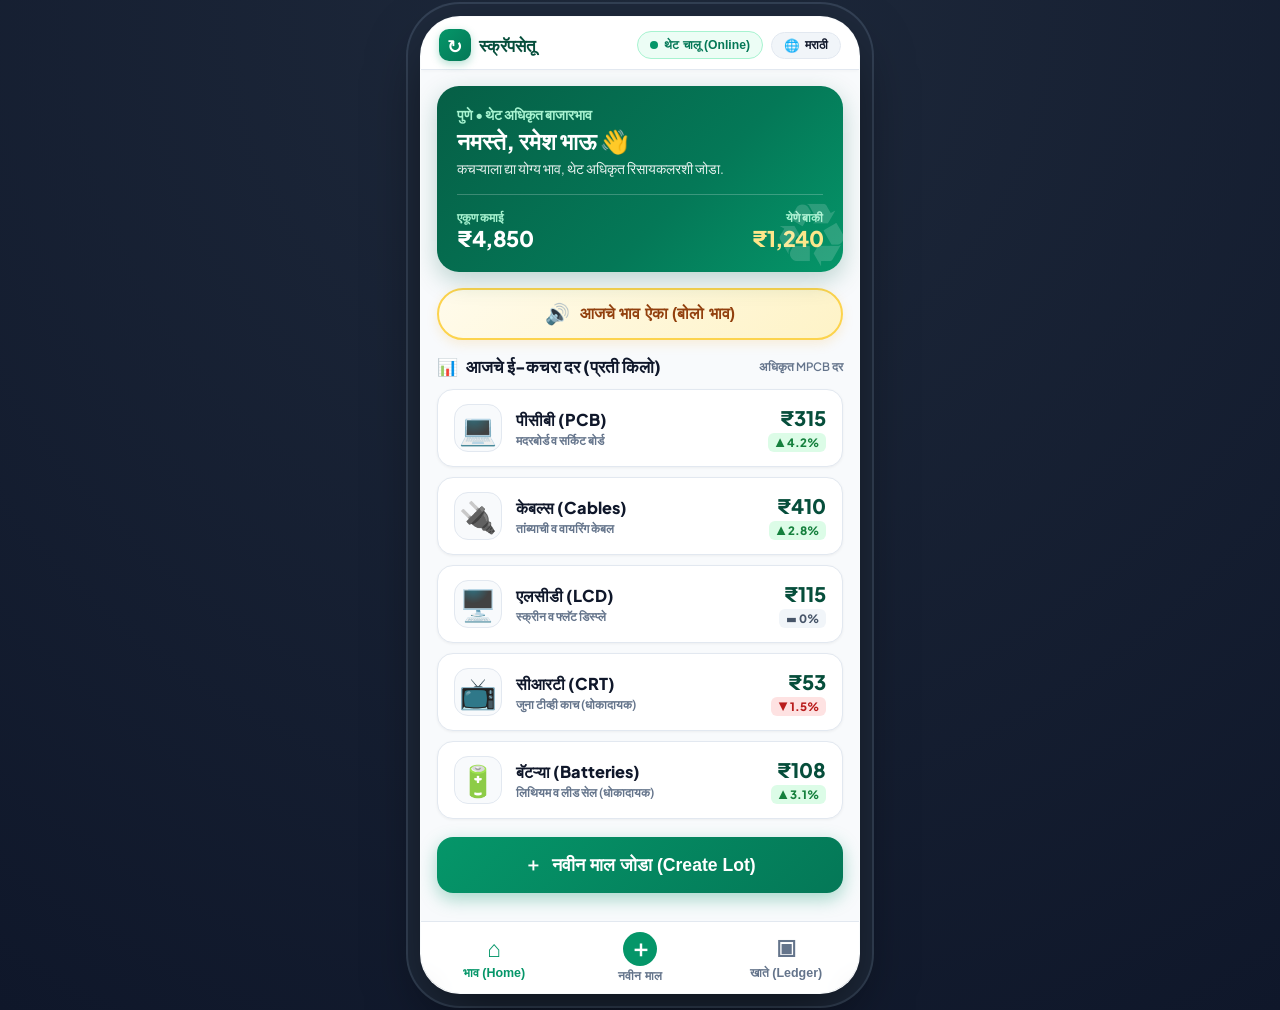
<file: apps/collector_app/index.html>
<!DOCTYPE html>
<html lang="mr">
<head>
  <meta charset="UTF-8">
  <meta name="viewport" content="width=device-width, initial-scale=1.0, maximum-scale=1.0, user-scalable=no">
  <meta name="theme-color" content="#059669">
  <title>ScrapSetu — Collector App</title>
  <link rel="preconnect" href="https://fonts.googleapis.com">
  <link rel="preconnect" href="https://fonts.gstatic.com" crossorigin>
  <link href="https://fonts.googleapis.com/css2?family=Plus+Jakarta+Sans:wght@400;500;600;700;800&family=JetBrains+Mono:wght@600;800&display=swap" rel="stylesheet">
  <link rel="stylesheet" href="style.css">
</head>
<body>

  <!-- MOBILE DEVICE SHELL -->
  <div class="mobile-device-frame">

    <!-- TOP SYSTEM STATUS & CONTROLS -->
    <header class="phone-top-notch">
      <div class="brand-badge">
        <span class="logo-icon">↻</span>
        <span id="collectorBrandName">स्क्रॅप<b>सेतू</b></span>
      </div>

      <div class="top-controls">
        <!-- OFFLINE / ONLINE TOGGLE (AIRPLANE MODE SIMULATION) -->
        <button id="networkToggleBtn" class="network-pill online" title="Toggle Offline / Online state">
          <span class="pulse-circle"></span>
          <span id="networkLabel">Live Online</span>
        </button>

        <!-- LANGUAGE SWITCHER BUTTON -->
        <button id="langSelectBtn" class="lang-pill" title="भाषा बदला">
          🌐 <span id="currentLangLabel">मराठी</span>
        </button>
      </div>
    </header>

    <!-- TOAST ALERT -->
    <div id="toastMessage" class="toast-msg"></div>

    <!-- MAIN APP SCREENS -->
    <main class="app-screen-container">

      <!-- ============================================== -->
      <!-- SCREEN 1: LANGUAGE SELECTION MODAL/SCREEN       -->
      <!-- ============================================== -->
      <section id="screen-language" class="screen">
        <div class="language-hero-box">
          <div style="font-size: 3rem; margin-bottom: 8px;">🗣️</div>
          <h2>आपली भाषा निवडा</h2>
          <p style="color: var(--text-muted); font-size: 0.9rem; margin-top: 4px;">
            Choose your preferred language / अपनी भाषा चुनें
          </p>

          <div class="lang-grid">
            <button class="lang-card-btn selected" data-lang="mr">
              <span>मराठी (महाराष्ट्र)</span>
              <span>✓</span>
            </button>
            <button class="lang-card-btn" data-lang="hi">
              <span>हिंदी (Hindi)</span>
              <span></span>
            </button>
            <button class="lang-card-btn" data-lang="en">
              <span>English (Default)</span>
              <span></span>
            </button>
          </div>

          <button id="btnConfirmLang" class="cta-create-btn" style="margin-top: 28px;">
            पुढे जा (Continue) →
          </button>
        </div>
      </section>

      <!-- ============================================== -->
      <!-- SCREEN 2: HOME / PRICE BOARD                   -->
      <!-- ============================================== -->
      <section id="screen-home" class="screen active">
        <!-- WELCOME HERO -->
        <div class="welcome-hero">
          <div style="font-size: 0.85rem; color: #a7f3d0; font-weight: 600;" id="txtGreetingSub">पुणे • थेट अधिकृत बाजारभाव</div>
          <h2 style="font-size: 1.45rem; font-weight: 800; margin-top: 2px;" id="txtGreeting">नमस्ते, रमेश भाऊ 👋</h2>
          <p style="font-size: 0.85rem; margin-top: 4px; opacity: 0.9;" id="txtHeroTag">कचऱ्याला द्या योग्य भाव, थेट अधिकृत रिसायकलरशी जोडा.</p>

          <div class="hero-stats-row">
            <div class="hero-stat-item">
              <span class="stat-sub" id="lblTotalEarned">एकूण कमाई</span>
              <span class="stat-val" id="valHomeTotal">₹4,850</span>
            </div>
            <div class="hero-stat-item" style="text-align: right;">
              <span class="stat-sub" id="lblPendingDues">येणे बाकी</span>
              <span class="stat-val" style="color: #fde68a;" id="valHomePending">₹1,240</span>
            </div>
          </div>
        </div>

        <!-- VOICE ASSISTANT: SPEAK TODAY'S RATES -->
        <button id="btnSpeakPrices" class="audio-voice-btn" type="button">
          <span style="font-size: 1.25rem;">🔊</span>
          <span id="txtSpeakRates">आजचे भाव ऐका (बोलो भाव)</span>
        </button>

        <!-- LIVE PRICE BOARD -->
        <div class="section-title-row">
          <div class="section-title">
            <span>📊</span>
            <span id="txtPriceBoardTitle">आजचे ई-कचरा दर (प्रती किलो)</span>
          </div>
          <span style="font-size: 0.72rem; color: var(--text-muted); font-weight: 600;" id="txtPriceSource">अधिकृत MPCB दर</span>
        </div>

        <div id="priceCardsContainer" class="price-cards-list">
          <!-- Populated dynamically from API / local fallback -->
        </div>

        <!-- PRIMARY CALL TO ACTION -->
        <button id="btnGoToCreateLot" class="cta-create-btn" type="button">
          <span>＋</span>
          <span id="txtBtnCreateLot">नवीन माल जोडा (Create Lot)</span>
        </button>
      </section>

      <!-- ============================================== -->
      <!-- SCREEN 3: CREATE LOT (CAMERA + AI + WEIGHT)   -->
      <!-- ============================================== -->
      <section id="screen-create" class="screen">
        <div class="section-title-row">
          <div class="section-title">
            <span>📦</span>
            <span id="txtCreateLotTitle">नवीन मालाची नोंद करा</span>
          </div>
          <button id="btnCancelCreate" style="background:none; border:none; color:var(--text-muted); font-weight:700; cursor:pointer;">
            ✕
          </button>
        </div>

        <div class="create-lot-card">
          <!-- 1. CAMERA PHOTO CAPTURE BOX -->
          <div id="cameraDropBox" class="camera-drop-box">
            <input type="file" id="cameraFileInput" accept="image/*" capture="environment" style="display:none;">
            <img id="cameraPreviewImg" class="camera-preview-img" alt="Captured Waste Lot">
            <div id="cameraPromptContent">
              <div style="font-size: 2.4rem; margin-bottom: 6px;">📷</div>
              <b style="font-size: 0.95rem; color: var(--text-main);" id="txtPhotoPrompt">फोटो काढा किंवा निवडा</b>
              <p style="font-size: 0.75rem; color: var(--text-muted); margin-top: 4px;" id="txtPhotoSub">
                AI कॅमेरा मालाचा प्रकार आपोआप ओळखेल (Offline Ready)
              </p>
            </div>
          </div>

          <!-- 2. ON-DEVICE AI CLASSIFICATION RESULT -->
          <div id="aiResultBadge" class="ai-result-badge">
            <div class="ai-header-row">
              <span>🤖 AI ओळख (On-Device Model)</span>
              <span id="aiConfidenceBadge" class="confidence-meter">94% अचूक</span>
            </div>
            <div class="ai-category-title">
              <span id="aiCatIcon">💻</span>
              <span id="aiCatName">PCB (Circuit Boards)</span>
            </div>
            <div style="font-size: 0.72rem; color: #166534; margin-top: 4px;" id="aiCatNote">
              बरोबर नसल्यास खालील पर्यायांमधून निवडा:
            </div>
          </div>

          <!-- 3. MANUAL CATEGORY GRID (HERO 3 + 2 EXTENSIONS) -->
          <div style="margin-top: 14px;">
            <div style="font-size: 0.8rem; font-weight: 700; color: var(--text-muted); margin-bottom: 6px;" id="txtSelectCat">
              प्रकार निवडा:
            </div>
            <div class="category-picker-grid">
              <button class="cat-select-btn active" data-id="1" data-name="PCB" data-rate="315">
                <div class="cat-btn-icon">💻</div>
                <div class="cat-btn-label">PCB</div>
              </button>
              <button class="cat-select-btn" data-id="2" data-name="Cables" data-rate="410">
                <div class="cat-btn-icon">🔌</div>
                <div class="cat-btn-label">Cables</div>
              </button>
              <button class="cat-select-btn" data-id="3" data-name="LCD" data-rate="115">
                <div class="cat-btn-icon">🖥️</div>
                <div class="cat-btn-label">LCD</div>
              </button>
              <button class="cat-select-btn" data-id="4" data-name="CRT" data-rate="52">
                <div class="cat-btn-icon">📺</div>
                <div class="cat-btn-label">CRT (धोकादायक)</div>
              </button>
              <button class="cat-select-btn" data-id="5" data-name="Batteries" data-rate="105">
                <div class="cat-btn-icon">🔋</div>
                <div class="cat-btn-label">Batteries (बॅटरी)</div>
              </button>
            </div>
          </div>

          <!-- 4. WEIGHT INPUT (STEPPER & SLIDER) -->
          <div class="weight-section">
            <div style="font-size: 0.82rem; font-weight: 700; color: var(--text-muted);" id="txtWeightLabel">
              अंदाजे वजन (Approx Weight):
            </div>
            <div class="weight-display-box">
              <div>
                <span id="displayWeightNum" class="weight-num">5.0</span>
                <span class="weight-unit">किलो (kg)</span>
              </div>
              <div class="stepper-btn-group">
                <button id="btnWeightMinus" class="step-btn" type="button">−</button>
                <button id="btnWeightPlus" class="step-btn" type="button">＋</button>
              </div>
            </div>
            <input type="range" id="weightSlider" class="weight-range-slider" min="0.5" max="100" step="0.5" value="5.0">
          </div>

          <!-- 5. ESTIMATED VALUE BANNER -->
          <div class="estimate-banner">
            <div>
              <div class="est-label" id="txtEstValueLabel">अंदाजे सरकारी/बाजार किंमत</div>
              <div style="font-size: 0.72rem; color: #cbd5e1;" id="txtEstSubLabel">स्थानिक दरावर आधारित</div>
            </div>
            <div id="displayEstimatedPrice" class="est-value">₹1,575</div>
          </div>

          <!-- SUBMIT LOT & FIND RECYCLER -->
          <button id="btnFindRecycler" class="cta-create-btn" type="button">
            <span>🔍</span>
            <span id="txtBtnFindRecycler">रिसायकलर शोधा (Find Matches)</span>
          </button>
        </div>
      </section>

      <!-- ============================================== -->
      <!-- SCREEN 4: RECYCLER MATCHES (EXPLAINABLE)      -->
      <!-- ============================================== -->
      <section id="screen-matches" class="screen">
        <div class="section-title-row">
          <div class="section-title">
            <span>♻️</span>
            <span id="txtMatchesTitle">अधिकृत रिसायकलर शिफारसी</span>
          </div>
          <span style="font-size: 0.75rem; color: var(--primary); font-weight: 700;">MPCB Registered</span>
        </div>

        <p style="font-size: 0.8rem; color: var(--text-muted); margin-bottom: 8px;" id="txtMatchesDesc">
          पारदर्शक मूल्यांकन: ३०% अंतर + ३०% दर + २५% परवाना + १५% पिकअप
        </p>

        <!-- RECYCLER CARDS LIST -->
        <div id="recyclerListContainer" class="recycler-cards-list">
          <!-- Populated dynamically with weights & match score -->
        </div>
      </section>

      <!-- ============================================== -->
      <!-- SCREEN 5: HANDOVER (PHYSICAL-DIGITAL TAG)      -->
      <!-- ============================================== -->
      <section id="screen-handover" class="screen">
        <div class="handover-card">
          <div style="font-size: 2.4rem;">🏷️</div>
          <h2 style="font-size: 1.35rem; font-weight: 800; margin-top: 4px;" id="txtHandoverTitle">
            हस्तांतरण QR कोड व कोड
          </h2>
          <p style="font-size: 0.8rem; color: var(--text-muted); margin-top: 2px;" id="txtHandoverSub">
            हा QR कोड किंवा संदर्भ क्रमांक तुमच्या पोत्यावर/मालावर चिकटवा.
          </p>

          <!-- SHORT HANDOVER REFERENCE CODE (e.g. KC-9F31A2) -->
          <div class="handover-code-box">
            <div style="font-size: 0.76rem; color: var(--text-muted); font-weight: 800;" id="lblHandoverRefCode">हस्तांतरण संदर्भ (REF CODE)</div>
            <div id="displayHandoverRef" class="handover-ref-text">KC-9F31A2</div>
          </div>

          <!-- OFFLINE SCANNABLE QR CODE -->
          <div id="handoverQrHolder" class="qr-code-holder">
            <!-- Rendered by QRCodeUtil -->
          </div>

          <!-- SUMMARY DETAILS -->
          <div style="background: #f8fafc; border-radius: var(--radius-sm); padding: 12px; font-size: 0.85rem; margin-top: 10px; text-align: left; border: 1px solid var(--border);">
            <div style="display:flex; justify-content:space-between; margin-bottom:6px;">
              <span style="color:var(--text-muted);" id="lblSelectedRec">निवडलेला रिसायकलर:</span>
              <b id="txtHandoverRecName">EcoRecycle Hub Hadapsar</b>
            </div>
            <div style="display:flex; justify-content:space-between; margin-bottom:6px;">
              <span style="color:var(--text-muted);" id="lblWeightCat">वजन व प्रकार:</span>
              <b id="txtHandoverWeightCat">5.0 kg • PCB</b>
            </div>
            <div style="display:flex; justify-content:space-between;">
              <span style="color:var(--text-muted);" id="lblGpsLocation">GPS स्थान:</span>
              <span id="txtHandoverGps" style="font-family:monospace; font-size:0.78rem;">18.5204° N, 73.8567° E</span>
            </div>
          </div>

          <!-- STATUS LIVE BANNER -->
          <div class="status-live-banner" id="handoverStatusBanner">
            <span>⏳</span>
            <span id="txtWaitingConfirm">रिसायकलरच्या स्कॅनची वाट पाहत आहे...</span>
          </div>

          <!-- DEMO / TEST BUTTON: SIMULATE INSTANT RECYCLER SCAN -->
          <button id="btnSimulateRecyclerScan" class="cta-create-btn" style="background:#0284c7; margin-top:14px;" type="button">
            <span>⚡</span>
            <span id="txtBtnSimulateScan">रिसायकलर स्कॅन डेमो (Confirm)</span>
          </button>
        </div>
      </section>

      <!-- ============================================== -->
      <!-- SCREEN 6: EARNINGS LEDGER                      -->
      <!-- ============================================== -->
      <section id="screen-ledger" class="screen">
        <div class="section-title-row">
          <div class="section-title">
            <span>📊</span>
            <span id="txtLedgerTitle">कमाई खाते व व्यवहार वही (Ledger)</span>
          </div>
          <button id="btnManualSync" class="network-pill online" style="cursor:pointer;" title="Sync offline queue">
            <span>↻</span>
            <span id="txtSyncBtnLabel">Sync</span>
          </button>
        </div>

        <!-- STATS CARDS -->
        <div class="ledger-stat-cards">
          <div class="l-card earned">
            <div class="l-title" id="txtTotalEarnedTitle">एकूण मिळालेले पैसे</div>
            <div id="valLedgerEarned" class="l-val" style="color:var(--primary-dark);">₹4,850</div>
            <div class="bonus-highlight-pill" style="margin-top:6px;">
              <span>🎁</span>
              <span id="bonusHighlightText">फॉर्मल EPR बोनस समाविष्ट</span>
            </div>
          </div>
          <div class="l-card pending">
            <div class="l-title" id="txtPendingTitle">जमा होणे बाकी (Pending)</div>
            <div id="valLedgerPending" class="l-val" style="color:#d97706;">₹1,240</div>
            <div style="font-size:0.74rem; color:var(--text-muted); margin-top:6px;" id="txtPendingSub">१ व्यवहार पडताळणीत</div>
          </div>
        </div>

        <!-- TRANSACTIONS TIMELINE -->
        <div class="section-title" style="margin: 14px 0 8px;">
          <span>📜</span>
          <span id="txtTxHistory">व्यवहार इतिहास (Transactions)</span>
        </div>

        <div id="txListContainer" class="transactions-list">
          <!-- Populated dynamically with transactions & Formal Bonus tags -->
        </div>
      </section>

    </main>

    <!-- SHALLOW BOTTOM NAVIGATION (HOME · CREATE · LEDGER) -->
    <nav class="bottom-nav-bar">
      <button class="b-nav-item active" data-target="screen-home">
        <span class="b-nav-icon">⌂</span>
        <span id="navHome">भाव (Home)</span>
      </button>
      <button class="b-nav-item" data-target="screen-create">
        <span class="b-nav-icon" style="background:var(--primary); color:white; width:34px; height:34px; border-radius:50%; display:flex; align-items:center; justify-content:center; margin-bottom:-4px;">＋</span>
        <span id="navCreate" style="margin-top:4px;">नवीन माल</span>
      </button>
      <button class="b-nav-item" data-target="screen-ledger">
        <span class="b-nav-icon">▣</span>
        <span id="navLedger">खाते (Ledger)</span>
      </button>
    </nav>

  </div>

  <!-- SCRIPTS -->
  <script src="classifier.js"></script>
  <script src="db.js"></script>
  <script src="qrcode_util.js"></script>
  <script src="app.js"></script>
</body>
</html>
</file>
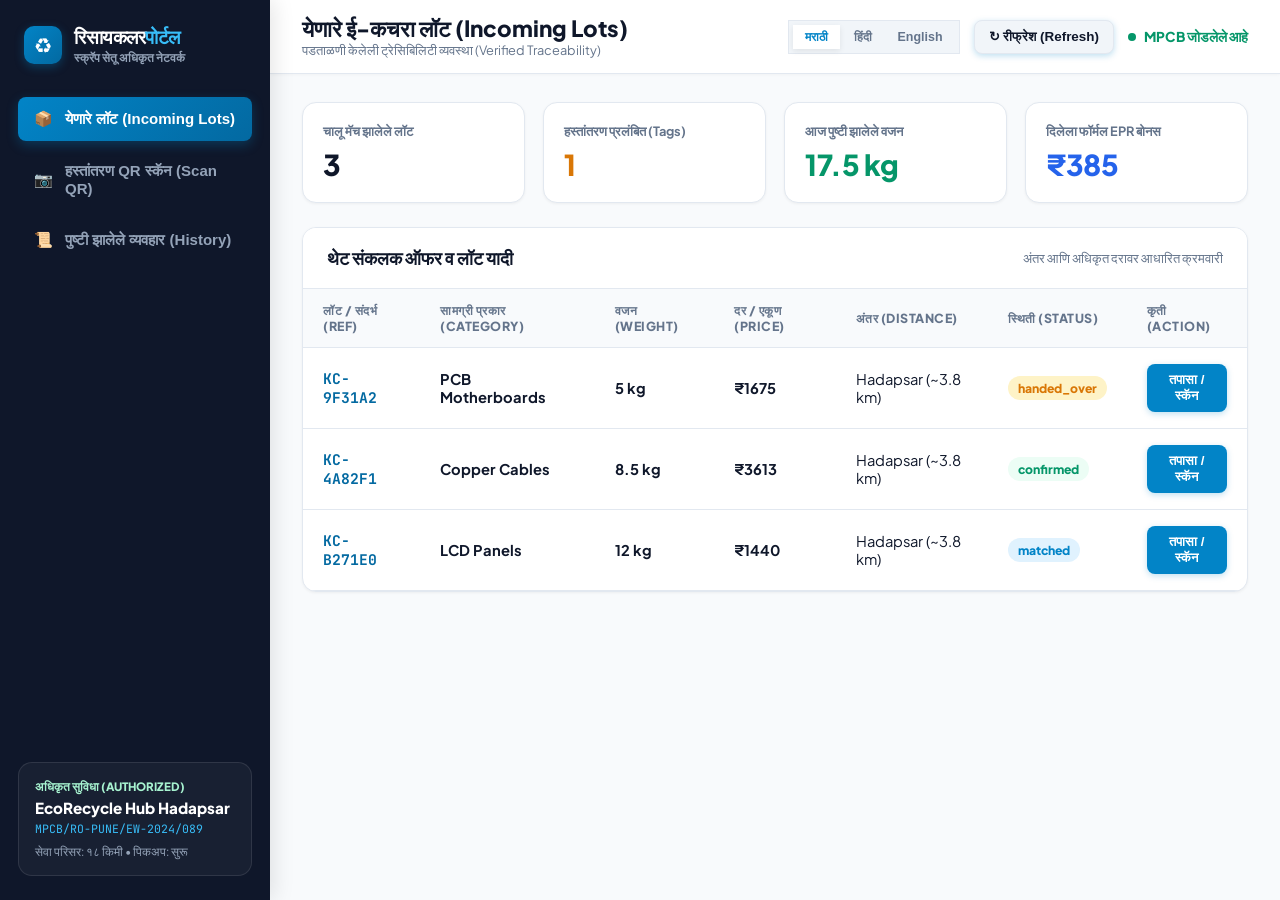
<file: apps/recycler_web/index.html>
<!DOCTYPE html>
<html lang="mr">
<head>
  <meta charset="UTF-8">
  <meta name="viewport" content="width=device-width, initial-scale=1.0">
  <meta name="theme-color" content="#0284c7">
  <title>ScrapSetu — Authorized Recycler Dashboard</title>
  <link rel="preconnect" href="https://fonts.googleapis.com">
  <link rel="preconnect" href="https://fonts.gstatic.com" crossorigin>
  <link href="https://fonts.googleapis.com/css2?family=Plus+Jakarta+Sans:wght@400;500;600;700;800&family=JetBrains+Mono:wght@600;800&display=swap" rel="stylesheet">
  <link rel="stylesheet" href="style.css">
</head>
<body>

  <div class="dashboard-layout">

    <!-- SIDEBAR NAVIGATION -->
    <aside class="sidebar">
      <div class="brand-row">
        <div class="brand-icon">♻</div>
        <div>
          <div class="brand-title" id="recBrandTitle">Recycler<b>Portal</b></div>
          <div class="brand-sub" id="recBrandSub">ScrapSetu Network</div>
        </div>
      </div>

      <nav class="sidebar-nav">
        <button class="nav-link active" data-tab="tab-incoming" id="navIncomingLots">
          <span>📦</span>
          <span id="txtNavIncoming">येणारे लॉट (Incoming Lots)</span>
        </button>
        <button class="nav-link" data-tab="tab-scan" id="navScanQr">
          <span>📷</span>
          <span id="txtNavScan">हस्तांतरण QR स्कॅन (Scan QR)</span>
        </button>
        <button class="nav-link" data-tab="tab-history" id="navConfirmedBatches">
          <span>📜</span>
          <span id="txtNavHistory">पुष्टी झालेले व्यवहार (History)</span>
        </button>
      </nav>

      <!-- FACILITY STATUS CARD -->
      <div class="facility-card">
        <div style="font-size: 0.72rem; color: #a7f3d0; font-weight: 800;" id="txtFacAuthorized">अधिकृत सुविधा (AUTHORIZED)</div>
        <div class="fac-name" id="displayRecName">EcoRecycle Hub Hadapsar</div>
        <div class="fac-reg">MPCB/RO-PUNE/EW-2024/089</div>
        <div style="margin-top: 8px; font-size: 0.74rem; color: #94a3b8;" id="txtFacDetails">
          सेवा परिसर: <b>१८ किमी</b> • पिकअप: <b>सुरू</b>
        </div>
      </div>
    </aside>

    <!-- MAIN BODY -->
    <main class="main-wrapper">

      <!-- TOP NAVBAR -->
      <header class="top-navbar">
        <div>
          <h1 class="page-title" id="pageHeading">येणारे ई-कचरा लॉट (Incoming Lots)</h1>
          <div style="font-size: 0.8rem; color: var(--text-muted);" id="pageSubHeading">पडताळणी केलेली ट्रेसिबिलिटी व्यवस्था (Verified Traceability)</div>
        </div>

        <div style="display: flex; align-items: center; gap: 14px;">
          <!-- LANGUAGE SELECTOR -->
          <div class="lang-segment-control">
            <button class="rec-lang-btn active" data-lang="mr">मराठी</button>
            <button class="rec-lang-btn" data-lang="hi">हिंदी</button>
            <button class="rec-lang-btn" data-lang="en">English</button>
          </div>

          <button id="btnRefreshRecycler" class="action-btn-sm" style="background:#f1f5f9; color:var(--text-main); border:1.5px solid var(--border);">
            <span>↻</span>
            <span id="txtBtnRefresh">रीफ्रेश (Refresh)</span>
          </button>

          <div style="display: flex; align-items: center; gap: 8px; font-size: 0.85rem; font-weight: 800; color: #059669;">
            <span style="width: 8px; height: 8px; border-radius: 50%; background: #059669;"></span>
            <span id="txtMpcbConnected">MPCB जोडलेले आहे</span>
          </div>
        </div>
      </header>

      <!-- CONTENT BODY -->
      <div class="content-body">

        <!-- ============================================== -->
        <!-- TAB 1: INCOMING LOTS QUEUE                     -->
        <!-- ============================================== -->
        <div id="tab-incoming" class="tab-panel active">
          <!-- STATS BANNER -->
          <div class="stats-banner-grid">
            <div class="stat-box">
              <div class="s-label" id="lblStatActive">चालू मॅच झालेले लॉट</div>
              <div class="s-value" id="statIncomingCount">3</div>
            </div>
            <div class="stat-box">
              <div class="s-label" id="lblStatPending">हस्तांतरण प्रलंबित (Tags)</div>
              <div class="s-value" style="color: #d97706;" id="statPendingHandovers">2</div>
            </div>
            <div class="stat-box">
              <div class="s-label" id="lblStatConfirmedWeight">आज पुष्टी झालेले वजन</div>
              <div class="s-value" style="color: #059669;" id="statConfirmedWeight">17.5 kg</div>
            </div>
            <div class="stat-box">
              <div class="s-label" id="lblStatEprBonus">संकलकाला दिलेला EPR बोनस</div>
              <div class="s-value" style="color: #2563eb;" id="statEprBonus">₹385</div>
            </div>
          </div>

          <!-- TABLE OF LOTS -->
          <div class="lots-table-card">
            <div class="card-header-bar">
              <div class="table-heading" id="txtTableHeading">थेट संकलक ऑफर व लॉट यादी</div>
              <span style="font-size: 0.8rem; color: var(--text-muted);" id="txtTableSub">अंतर आणि अधिकृत दरावर आधारित क्रमवारी</span>
            </div>

            <table class="lots-table">
              <thead>
                <tr>
                  <th id="thLotRef">लॉट / संदर्भ (Ref)</th>
                  <th id="thCategory">सामग्री प्रकार (Category)</th>
                  <th id="thWeight">वजन (Weight)</th>
                  <th id="thPrice">दर / एकूण (Price)</th>
                  <th id="thDistance">अंतर (Distance)</th>
                  <th id="thStatus">स्थिती (Status)</th>
                  <th id="thAction">कृती (Action)</th>
                </tr>
              </thead>
              <tbody id="incomingLotsTableBody">
                <!-- Dynamically populated from API / mock -->
              </tbody>
            </table>
          </div>
        </div>

        <!-- ============================================== -->
        <!-- TAB 2: SCAN HANDOVER QR                        -->
        <!-- ============================================== -->
        <div id="tab-scan" class="tab-panel">
          <div class="scan-panel-card">
            <div style="font-size: 2.2rem;">🏷️</div>
            <h2 style="margin-top: 6px;" id="txtScanTitle">भौतिक हस्तांतरण टॅग स्कॅन करा</h2>
            <p style="color: var(--text-muted); font-size: 0.86rem; margin-top: 4px;" id="txtScanSub">
              पोत्यावर लावलेला QR कोड स्कॅन करा किंवा ६-अंकी संदर्भ कोड टाका.
            </p>

            <!-- CAMERA SCANNER VIEWPORT SIMULATOR -->
            <div class="qr-scanner-box">
              <div class="scanner-laser"></div>
              <div style="font-size: 2.5rem; opacity: 0.6;">📷</div>
              <div style="font-size: 0.86rem; margin-top: 8px; color: #94a3b8;" id="txtScannerLaserLabel">
                कॅमेरा स्कॅनर सक्रिय आहे (Optical Stream Active)
              </div>
            </div>

            <!-- MANUAL REF INPUT -->
            <div class="manual-ref-input-group">
              <input type="text" id="inputScanRef" class="ref-input" placeholder="उदा. KC-9F31A2" maxlength="12">
              <button id="btnLookupRef" class="action-btn-sm" style="padding: 0 22px; font-size: 0.95rem;">
                <span id="txtBtnLookup">शोधा (Lookup)</span>
              </button>
            </div>

            <div id="scanResultArea" style="display: none; background: #f8fafc; border: 1.5px solid var(--border); border-radius: var(--radius-md); padding: 20px; text-align: left; margin-top: 18px;">
              <div style="display:flex; justify-content:space-between; align-items:center; margin-bottom:14px;">
                <b style="font-size:1.1rem;" id="srLotCategory">PCB Motherboards</b>
                <span id="srHandoverRef" style="font-family:monospace; background:#e0f2fe; color:#0369a1; padding:4px 10px; border-radius:6px; font-weight:800;">KC-9F31A2</span>
              </div>

              <div style="display:grid; grid-template-columns:1fr 1fr; gap:10px; font-size:0.88rem; margin-bottom:14px;">
                <div><span id="lblSrDeclaredWeight">नोंदवलेले वजन:</span> <b id="srDeclaredWeight">5.0 kg</b></div>
                <div><span id="lblSrCollector">संकलक:</span> <b>Ramesh (Hadapsar)</b></div>
                <div><span id="lblSrRate">अधिकृत दर:</span> <b id="srRate">₹335 / kg</b></div>
                <div><span id="lblSrEprRate">EPR बोनस:</span> <b style="color:#059669;">+₹22 / kg</b></div>
              </div>

              <!-- VERIFY SCALE WEIGHT -->
              <div style="margin: 14px 0; padding: 14px; background: white; border: 1.5px solid var(--border); border-radius: var(--radius-sm);">
                <label style="font-size: 0.82rem; font-weight: 800; color: var(--text-main); display: block; margin-bottom: 6px;" id="lblScaleWeight">
                  सुविधेतील काट्यावरील अचूक वजन (kg):
                </label>
                <input type="number" id="inputVerifiedWeight" step="0.1" value="5.0" style="width: 100%; padding: 10px 14px; font-size: 1.2rem; font-weight: 800; border: 1.5px solid var(--border); border-radius: 6px; font-family: 'JetBrains Mono', monospace;">
              </div>

              <div style="background: #ecfdf5; border-radius: var(--radius-sm); padding: 14px; font-size: 0.88rem; margin-bottom: 16px; border: 1px solid #a7f3d0;">
                <div style="display:flex; justify-content:space-between;">
                  <span id="lblScanMatVal">मालाचे मूल्य (Material Value):</span>
                  <b id="srMaterialPrice">₹1,675.00</b>
                </div>
                <div style="display:flex; justify-content:space-between; color:#059669; margin-top:6px;">
                  <span id="lblScanBonus">फॉर्मल EPR बोनस (+₹२२/किलो):</span>
                  <b id="srEprBonus">+₹110.00</b>
                </div>
                <div style="display:flex; justify-content:space-between; font-size:1.05rem; font-weight:800; border-top:1.5px dashed #a7f3d0; padding-top:8px; margin-top:8px;">
                  <span id="lblScanTotal">संकलकाला एकूण देय रक्कम:</span>
                  <span id="srTotalPrice" style="color:#065f46;">₹1,785.00</span>
                </div>
              </div>

              <button id="btnConfirmReceipt" class="btn-confirm-primary" type="button">
                <span>✓</span>
                <span id="txtBtnConfirmReceipt">माल मिळाल्याची पुष्टी करा व लॉट बंद करा</span>
              </button>
            </div>
          </div>
        </div>

        <!-- ============================================== -->
        <!-- TAB 3: CONFIRMED BATCHES HISTORY               -->
        <!-- ============================================== -->
        <div id="tab-history" class="tab-panel">
          <div class="lots-table-card">
            <div class="card-header-bar">
              <div class="table-heading" id="txtHistoryHeading">पुष्टी झालेले व ट्रेस करण्यायोग्य व्यवहार</div>
              <span style="font-size: 0.8rem; color: var(--text-muted);" id="txtHistorySub">CPCB/MPCB प्रमाणित लेखापरीक्षण रेकॉर्ड</span>
            </div>

            <table class="lots-table">
              <thead>
                <tr>
                  <th id="thHistRef">हस्तांतरण संदर्भ (Ref)</th>
                  <th id="thHistCategory">सामग्री प्रकार (Category)</th>
                  <th id="thHistWeight">काट्यावरील वजन</th>
                  <th id="thHistBase">मूळ किंमत</th>
                  <th id="thHistBonus">EPR बोनस</th>
                  <th id="thHistTotal">एकूण दिलेले पैसे</th>
                  <th id="thHistTime">वेळ</th>
                  <th id="thHistStatus">प्रमाणपत्र स्थिती</th>
                </tr>
              </thead>
              <tbody id="confirmedLotsTableBody">
                <!-- Dynamically populated -->
              </tbody>
            </table>
          </div>
        </div>

      </div>
    </main>
  </div>

  <!-- LOT DETAIL MODAL (ACCEPT / REJECT / COUNTER) -->
  <div id="lotDetailModal" class="modal-overlay">
    <div class="modal-content">
      <div style="display: flex; justify-content: space-between; align-items: center; margin-bottom: 16px;">
        <h3 id="modalLotTitle">लॉट तपासणी तपशील</h3>
        <button id="btnCloseModal" style="background: none; border: none; font-size: 1.3rem; cursor: pointer; color: var(--text-muted);">✕</button>
      </div>

      <div style="display: grid; grid-template-columns: 1fr 1fr; gap: 12px; font-size: 0.9rem; margin-bottom: 18px;">
        <div><span id="lblModalCat">प्रकार:</span> <b id="modalCatName">PCB</b></div>
        <div><span id="lblModalWeight">वजन:</span> <b id="modalWeight">5.0 kg</b></div>
        <div><span id="lblModalCondition">स्थिती:</span> <b id="modalCondition">चांगले (Intact)</b></div>
        <div><span id="lblModalRate">ऑफर दर:</span> <b id="modalRate">₹335 / kg</b></div>
      </div>

      <div style="background: #f8fafc; border: 1.5px solid var(--border); border-radius: 10px; padding: 14px; margin-bottom: 18px;">
        <div style="font-size: 0.78rem; color: var(--text-muted); font-weight: 700;" id="lblModalValTitle">अंदाजे एकूण देय रक्कम (Estimated Payout)</div>
        <div style="font-size: 1.45rem; font-weight: 800; color: var(--primary); margin-top:2px;" id="modalTotalVal">₹1,785</div>
        <div style="font-size: 0.78rem; color: #059669; margin-top: 4px; font-weight:700;" id="lblModalBonusNote">फॉर्मल EPR बोनस समाविष्ट (+₹22/kg)</div>
      </div>

      <div style="display: flex; gap: 10px;">
        <button id="btnModalAccept" class="action-btn-sm" style="flex:1; background:var(--success); padding:12px;">
          <span id="txtBtnAccept">✓ स्वीकारा (Accept)</span>
        </button>
        <button id="btnModalCounter" class="action-btn-sm" style="flex:1; background:var(--warning); padding:12px;">
          <span id="txtBtnCounter">⇄ काउंटर ऑफर</span>
        </button>
        <button id="btnModalReject" class="action-btn-sm" style="flex:1; background:var(--danger); padding:12px;">
          <span id="txtBtnReject">✕ नाकारा</span>
        </button>
      </div>
    </div>
  </div>

  <script src="app.js"></script>
</body>
</html>
</file>
<file: apps/collector_app/style.css>
/* Modern Mobile-First Design System for ScrapSetu (Collector App) */
:root {
  --primary: #059669;
  --primary-hover: #047857;
  --primary-light: #ecfdf5;
  --primary-dark: #064e3b;
  --accent: #2563eb;
  --accent-light: #eff6ff;
  --warning: #d97706;
  --warning-light: #fffbeb;
  --danger: #dc2626;
  --danger-light: #fef2f2;
  --surface: #ffffff;
  --background: #f8fafc;
  --card-bg: #ffffff;
  --text-main: #0f172a;
  --text-muted: #64748b;
  --border: #e2e8f0;
  --shadow-sm: 0 1px 3px rgba(0, 0, 0, 0.05);
  --shadow-md: 0 4px 14px rgba(0, 0, 0, 0.08);
  --shadow-lg: 0 12px 30px rgba(0, 0, 0, 0.12);
  --radius-sm: 10px;
  --radius-md: 16px;
  --radius-lg: 22px;
  --radius-full: 9999px;
  --font-family: 'Plus Jakarta Sans', system-ui, -apple-system, sans-serif;
}

* {
  box-sizing: border-box;
  margin: 0;
  padding: 0;
  -webkit-tap-highlight-color: transparent;
}

body {
  font-family: var(--font-family);
  background: #091220;
  background-image: radial-gradient(circle at 50% 0%, #1e293b 0%, #0f172a 100%);
  color: var(--text-main);
  min-height: 100vh;
  display: flex;
  justify-content: center;
  align-items: center;
  padding: 16px 8px;
}

/* Device Shell with Phone Hardware Frame */
.mobile-device-frame {
  width: 100%;
  max-width: 440px;
  min-height: 870px;
  background: var(--background);
  border-radius: 40px;
  box-shadow: 0 25px 60px -10px rgba(0, 0, 0, 0.6), 0 0 0 12px #1e293b, 0 0 0 14px #334155;
  display: flex;
  flex-direction: column;
  position: relative;
  overflow: hidden;
  border: 1px solid rgba(255, 255, 255, 0.1);
}

/* Top Notch & Status */
.phone-top-notch {
  background: var(--surface);
  padding: 12px 18px 8px;
  display: flex;
  justify-content: space-between;
  align-items: center;
  border-bottom: 1px solid var(--border);
  z-index: 50;
  box-shadow: 0 1px 4px rgba(0,0,0,0.03);
}

.brand-badge {
  display: flex;
  align-items: center;
  gap: 8px;
  font-weight: 800;
  font-size: 1.05rem;
  color: var(--primary-dark);
}

.brand-badge span.logo-icon {
  background: linear-gradient(135deg, #059669 0%, #047857 100%);
  color: white;
  width: 32px;
  height: 32px;
  border-radius: 10px;
  display: flex;
  align-items: center;
  justify-content: center;
  font-size: 1.15rem;
  box-shadow: 0 3px 8px rgba(5, 150, 105, 0.3);
}

.top-controls {
  display: flex;
  align-items: center;
  gap: 8px;
}

/* Online/Offline Toggle Button */
.network-pill {
  padding: 6px 12px;
  border-radius: var(--radius-full);
  font-size: 0.76rem;
  font-weight: 700;
  border: 1.5px solid transparent;
  cursor: pointer;
  display: flex;
  align-items: center;
  gap: 6px;
  transition: all 0.2s cubic-bezier(0.16, 1, 0.3, 1);
}

.network-pill:active {
  transform: scale(0.96);
}

.network-pill.online {
  background: #ecfdf5;
  color: #047857;
  border-color: #a7f3d0;
}

.network-pill.offline {
  background: #fef2f2;
  color: #b91c1c;
  border-color: #fca5a5;
  animation: pulse-border 1.5s infinite;
}

.pulse-circle {
  width: 8px;
  height: 8px;
  border-radius: 50%;
}
.network-pill.online .pulse-circle { background: #059669; }
.network-pill.offline .pulse-circle { background: #b91c1c; }

@keyframes pulse-border {
  0% { box-shadow: 0 0 0 0 rgba(239, 68, 68, 0.4); }
  70% { box-shadow: 0 0 0 6px rgba(239, 68, 68, 0); }
  100% { box-shadow: 0 0 0 0 rgba(239, 68, 68, 0); }
}

/* Language Switcher Pill */
.lang-pill {
  background: #f1f5f9;
  border: 1.5px solid var(--border);
  border-radius: var(--radius-full);
  padding: 5px 12px;
  font-size: 0.78rem;
  font-weight: 700;
  color: var(--text-main);
  cursor: pointer;
  display: flex;
  align-items: center;
  gap: 5px;
  transition: all 0.18s;
}
.lang-pill:hover, .lang-pill:active {
  background: #e2e8f0;
  border-color: #94a3b8;
  transform: scale(0.96);
}

/* App Content Area */
.app-screen-container {
  flex: 1;
  overflow-y: auto;
  position: relative;
  padding-bottom: 84px; /* clearance for bottom nav */
}

/* Screen Transitions */
.screen {
  display: none;
  padding: 16px;
  animation: slideFadeIn 0.28s cubic-bezier(0.16, 1, 0.3, 1) forwards;
}

.screen.active {
  display: block;
}

@keyframes slideFadeIn {
  from { opacity: 0; transform: translateY(10px); }
  to { opacity: 1; transform: translateY(0); }
}

/* Screen 1: Language Selection View */
.language-hero-box {
  text-align: center;
  padding: 24px 10px;
}
.lang-grid {
  display: flex;
  flex-direction: column;
  gap: 12px;
  margin-top: 22px;
}
.lang-card-btn {
  background: white;
  border: 2px solid var(--border);
  border-radius: var(--radius-md);
  padding: 16px 20px;
  font-size: 1.15rem;
  font-weight: 800;
  display: flex;
  justify-content: space-between;
  align-items: center;
  cursor: pointer;
  transition: all 0.2s cubic-bezier(0.16, 1, 0.3, 1);
  box-shadow: var(--shadow-sm);
  color: var(--text-main);
}
.lang-card-btn:active {
  transform: scale(0.98);
}
.lang-card-btn:hover, .lang-card-btn.selected {
  border-color: var(--primary);
  background: #ecfdf5;
  color: var(--primary-dark);
  box-shadow: 0 4px 14px rgba(5, 150, 105, 0.18);
}

/* Screen 2: Home / Price Board */
.welcome-hero {
  background: linear-gradient(135deg, #065f46 0%, #047857 60%, #059669 100%);
  color: white;
  border-radius: var(--radius-lg);
  padding: 20px;
  margin-bottom: 16px;
  box-shadow: 0 8px 24px rgba(6, 95, 70, 0.25);
  position: relative;
  overflow: hidden;
}

.welcome-hero::after {
  content: '♻️';
  position: absolute;
  right: -8px;
  bottom: -15px;
  font-size: 5.5rem;
  opacity: 0.16;
  pointer-events: none;
}

.hero-stats-row {
  display: flex;
  justify-content: space-between;
  margin-top: 16px;
  padding-top: 14px;
  border-top: 1px solid rgba(255, 255, 255, 0.22);
}

.hero-stat-item {
  display: flex;
  flex-direction: column;
}
.stat-sub {
  font-size: 0.76rem;
  color: #a7f3d0;
  font-weight: 600;
}
.stat-val {
  font-size: 1.35rem;
  font-weight: 800;
  letter-spacing: -0.5px;
}

/* Audio Action Button (बोलो भाव) */
.audio-voice-btn {
  background: linear-gradient(135deg, #fffbeb 0%, #fef3c7 100%);
  color: #92400e;
  border: 2px solid #fcd34d;
  border-radius: var(--radius-full);
  padding: 12px 18px;
  font-size: 0.98rem;
  font-weight: 800;
  display: flex;
  align-items: center;
  justify-content: center;
  gap: 10px;
  width: 100%;
  cursor: pointer;
  box-shadow: 0 4px 12px rgba(245, 158, 11, 0.15);
  margin-bottom: 16px;
  transition: all 0.2s cubic-bezier(0.16, 1, 0.3, 1);
}
.audio-voice-btn:hover {
  background: #fde68a;
  transform: translateY(-2px);
  box-shadow: 0 6px 16px rgba(245, 158, 11, 0.25);
}
.audio-voice-btn:active {
  transform: scale(0.97);
}

/* Section Title */
.section-title-row {
  display: flex;
  justify-content: space-between;
  align-items: center;
  margin-bottom: 12px;
}
.section-title {
  font-size: 1.05rem;
  font-weight: 800;
  color: var(--text-main);
  display: flex;
  align-items: center;
  gap: 8px;
}

/* Price Cards List */
.price-cards-list {
  display: flex;
  flex-direction: column;
  gap: 10px;
}

.price-card {
  background: var(--card-bg);
  border: 1.5px solid var(--border);
  border-radius: var(--radius-md);
  padding: 14px 16px;
  display: flex;
  justify-content: space-between;
  align-items: center;
  box-shadow: var(--shadow-sm);
  transition: all 0.2s cubic-bezier(0.16, 1, 0.3, 1);
  cursor: pointer;
}

.price-card:hover {
  border-color: var(--primary);
  transform: translateY(-2px);
  box-shadow: var(--shadow-md);
}
.price-card:active {
  transform: scale(0.98);
}

.price-cat-info {
  display: flex;
  align-items: center;
  gap: 14px;
}

.price-cat-icon {
  font-size: 1.9rem;
  width: 48px;
  height: 48px;
  border-radius: 14px;
  display: flex;
  align-items: center;
  justify-content: center;
  background: #f8fafc;
  border: 1px solid var(--border);
}

.price-cat-name {
  font-weight: 800;
  font-size: 1.02rem;
  color: var(--text-main);
}

.price-cat-sub {
  font-size: 0.78rem;
  color: var(--text-muted);
  margin-top: 2px;
  font-weight: 600;
}

.price-rates-col {
  text-align: right;
}

.price-val {
  font-size: 1.25rem;
  font-weight: 800;
  color: var(--primary-dark);
}

.price-trend-tag {
  font-size: 0.72rem;
  font-weight: 800;
  padding: 2px 7px;
  border-radius: 6px;
  display: inline-flex;
  align-items: center;
  gap: 3px;
  margin-top: 2px;
}
.price-trend-tag.up { background: #dcfce7; color: #15803d; }
.price-trend-tag.down { background: #fee2e2; color: #b91c1c; }
.price-trend-tag.stable { background: #f1f5f9; color: #475569; }

/* Primary CTA Button */
.cta-create-btn {
  background: linear-gradient(135deg, #059669 0%, #047857 100%);
  color: white;
  border: none;
  border-radius: var(--radius-md);
  padding: 16px;
  font-size: 1.1rem;
  font-weight: 800;
  width: 100%;
  display: flex;
  align-items: center;
  justify-content: center;
  gap: 10px;
  cursor: pointer;
  box-shadow: 0 6px 18px rgba(5, 150, 105, 0.35);
  margin-top: 18px;
  transition: all 0.2s cubic-bezier(0.16, 1, 0.3, 1);
}
.cta-create-btn:hover {
  background: linear-gradient(135deg, #047857 0%, #065f46 100%);
  transform: translateY(-2px);
  box-shadow: 0 8px 22px rgba(5, 150, 105, 0.45);
}
.cta-create-btn:active {
  transform: scale(0.97);
}

/* Screen 3: Create Lot Card */
.create-lot-card {
  background: white;
  border: 1.5px solid var(--border);
  border-radius: var(--radius-lg);
  padding: 18px;
  box-shadow: var(--shadow-md);
}

/* Camera Box */
.camera-drop-box {
  border: 2.5px dashed #94a3b8;
  border-radius: var(--radius-md);
  padding: 24px 16px;
  text-align: center;
  cursor: pointer;
  background: #f8fafc;
  transition: all 0.2s;
  position: relative;
  overflow: hidden;
}
.camera-drop-box:hover {
  border-color: var(--primary);
  background: var(--primary-light);
}

.camera-preview-img {
  width: 100%;
  max-height: 190px;
  object-fit: cover;
  border-radius: var(--radius-sm);
  display: none;
  box-shadow: 0 4px 12px rgba(0,0,0,0.15);
}

/* AI Classification Result Box */
.ai-result-badge {
  background: linear-gradient(135deg, #f0fdf4 0%, #dcfce7 100%);
  border: 2px solid #86efac;
  border-radius: var(--radius-md);
  padding: 14px 16px;
  margin-top: 14px;
  display: none;
  animation: slideFadeIn 0.3s;
}

.ai-header-row {
  display: flex;
  justify-content: space-between;
  align-items: center;
  font-size: 0.82rem;
  font-weight: 800;
  color: #166534;
  margin-bottom: 8px;
}

.ai-category-title {
  font-size: 1.25rem;
  font-weight: 800;
  color: var(--text-main);
  display: flex;
  align-items: center;
  gap: 10px;
}

.confidence-meter {
  display: inline-block;
  padding: 3px 10px;
  background: #15803d;
  color: white;
  border-radius: var(--radius-full);
  font-size: 0.75rem;
  font-weight: 800;
}

/* Category Grid */
.category-picker-grid {
  display: grid;
  grid-template-columns: repeat(3, 1fr);
  gap: 8px;
  margin-top: 10px;
}

.cat-select-btn {
  background: white;
  border: 2px solid var(--border);
  border-radius: var(--radius-md);
  padding: 12px 6px;
  text-align: center;
  cursor: pointer;
  transition: all 0.18s cubic-bezier(0.16, 1, 0.3, 1);
  display: flex;
  flex-direction: column;
  align-items: center;
  justify-content: center;
}
.cat-select-btn:active {
  transform: scale(0.96);
}
.cat-select-btn.active {
  border-color: var(--primary);
  background: var(--primary-light);
  box-shadow: 0 0 0 3px rgba(5, 150, 105, 0.2);
}

.cat-btn-icon {
  font-size: 1.7rem;
  margin-bottom: 4px;
}
.cat-btn-label {
  font-size: 0.78rem;
  font-weight: 800;
  color: var(--text-main);
  line-height: 1.2;
}

/* Weight Display & Stepper */
.weight-section {
  margin-top: 18px;
}
.weight-display-box {
  background: #f1f5f9;
  border-radius: var(--radius-md);
  padding: 14px 18px;
  display: flex;
  align-items: center;
  justify-content: space-between;
  margin-top: 8px;
  border: 1px solid var(--border);
}
.weight-num {
  font-size: 2.2rem;
  font-weight: 800;
  color: var(--text-main);
  font-family: 'JetBrains Mono', monospace;
}
.weight-unit {
  font-size: 1rem;
  font-weight: 700;
  color: var(--text-muted);
  margin-left: 6px;
}

.stepper-btn-group {
  display: flex;
  gap: 8px;
}
.step-btn {
  width: 48px;
  height: 48px;
  border-radius: var(--radius-sm);
  border: 1.5px solid var(--border);
  background: white;
  font-size: 1.6rem;
  font-weight: 800;
  cursor: pointer;
  display: flex;
  align-items: center;
  justify-content: center;
  color: var(--text-main);
  transition: all 0.15s;
  box-shadow: var(--shadow-sm);
}
.step-btn:hover {
  background: #f8fafc;
  border-color: #94a3b8;
}
.step-btn:active {
  background: #e2e8f0;
  transform: scale(0.94);
}

.weight-range-slider {
  width: 100%;
  margin-top: 14px;
  accent-color: var(--primary);
  height: 8px;
  cursor: pointer;
}

/* Estimate Value Banner */
.estimate-banner {
  background: linear-gradient(135deg, #1e293b 0%, #0f172a 100%);
  color: white;
  border-radius: var(--radius-md);
  padding: 18px;
  margin-top: 18px;
  display: flex;
  justify-content: space-between;
  align-items: center;
  box-shadow: 0 4px 14px rgba(15, 23, 42, 0.25);
}
.est-label {
  font-size: 0.88rem;
  color: #cbd5e1;
  font-weight: 700;
}
.est-value {
  font-size: 1.75rem;
  font-weight: 800;
  color: #34d399;
  letter-spacing: -0.5px;
}

/* Recycler Matches Screen */
.recycler-cards-list {
  display: flex;
  flex-direction: column;
  gap: 12px;
  margin-top: 12px;
}

.recycler-card {
  background: white;
  border: 2px solid var(--border);
  border-radius: var(--radius-md);
  padding: 16px;
  box-shadow: var(--shadow-sm);
  position: relative;
  transition: all 0.2s cubic-bezier(0.16, 1, 0.3, 1);
}
.recycler-card.top-pick {
  border-color: var(--primary);
  background: #fcfdfd;
  box-shadow: 0 4px 16px rgba(5, 150, 105, 0.15);
}

.top-badge {
  position: absolute;
  top: -11px;
  right: 16px;
  background: var(--primary);
  color: white;
  font-size: 0.72rem;
  font-weight: 800;
  padding: 3px 10px;
  border-radius: var(--radius-full);
  box-shadow: 0 2px 6px rgba(5, 150, 105, 0.35);
}

.rec-title-row {
  display: flex;
  justify-content: space-between;
  align-items: flex-start;
}
.rec-name {
  font-weight: 800;
  font-size: 1.05rem;
  color: var(--text-main);
}
.rec-auth-tag {
  font-size: 0.74rem;
  font-weight: 800;
  color: #047857;
  background: #d1fae5;
  padding: 3px 8px;
  border-radius: 6px;
  display: inline-block;
  margin-top: 4px;
}

/* Explainable Score Breakdown Tags */
.score-weights-row {
  display: flex;
  flex-wrap: wrap;
  gap: 6px;
  margin: 12px 0;
  padding: 10px 0;
  border-top: 1px dashed var(--border);
  border-bottom: 1px dashed var(--border);
}
.weight-chip {
  font-size: 0.72rem;
  font-weight: 700;
  padding: 4px 8px;
  border-radius: 6px;
  background: #f1f5f9;
  color: var(--text-muted);
}
.weight-chip b {
  color: var(--text-main);
}

.rec-action-row {
  display: flex;
  justify-content: space-between;
  align-items: center;
  margin-top: 10px;
}
.rec-rate {
  font-weight: 800;
  font-size: 1.25rem;
  color: var(--primary);
}
.btn-select-rec {
  background: var(--primary);
  color: white;
  border: none;
  border-radius: var(--radius-sm);
  padding: 10px 18px;
  font-weight: 800;
  font-size: 0.92rem;
  cursor: pointer;
  transition: all 0.2s;
  box-shadow: 0 3px 8px rgba(5, 150, 105, 0.25);
}
.btn-select-rec:hover {
  background: var(--primary-hover);
  transform: translateY(-2px);
}
.btn-select-rec:active {
  transform: scale(0.96);
}

/* Handover Screen */
.handover-card {
  background: white;
  border-radius: var(--radius-lg);
  padding: 22px;
  text-align: center;
  box-shadow: var(--shadow-md);
  border: 1.5px solid var(--border);
}

.handover-code-box {
  background: #f8fafc;
  border: 2.5px dashed #059669;
  border-radius: var(--radius-md);
  padding: 16px;
  margin: 16px 0;
}
.handover-ref-text {
  font-size: 2.1rem;
  font-weight: 800;
  letter-spacing: 2px;
  color: #065f46;
  font-family: 'JetBrains Mono', monospace;
  margin-top: 4px;
}

.qr-code-holder {
  display: flex;
  justify-content: center;
  align-items: center;
  margin: 16px auto;
}

.status-live-banner {
  background: #fef3c7;
  color: #92400e;
  border-radius: var(--radius-md);
  padding: 14px;
  font-size: 0.88rem;
  font-weight: 800;
  display: flex;
  align-items: center;
  justify-content: center;
  gap: 8px;
  margin-top: 14px;
}

/* Ledger Screen */
.ledger-stat-cards {
  display: grid;
  grid-template-columns: 1fr 1fr;
  gap: 12px;
  margin-bottom: 18px;
}
.l-card {
  background: white;
  border: 1.5px solid var(--border);
  border-radius: var(--radius-md);
  padding: 16px;
  box-shadow: var(--shadow-sm);
}
.l-card.earned {
  border-left: 5px solid var(--primary);
}
.l-card.pending {
  border-left: 5px solid var(--warning);
}
.l-title {
  font-size: 0.78rem;
  color: var(--text-muted);
  font-weight: 700;
}
.l-val {
  font-size: 1.45rem;
  font-weight: 800;
  margin-top: 4px;
  letter-spacing: -0.5px;
}

.bonus-highlight-pill {
  background: #fef08a;
  color: #854d0e;
  font-size: 0.74rem;
  font-weight: 800;
  padding: 3px 8px;
  border-radius: 6px;
  display: inline-flex;
  align-items: center;
  gap: 4px;
}

.transactions-list {
  display: flex;
  flex-direction: column;
  gap: 10px;
}
.tx-item {
  background: white;
  border: 1.5px solid var(--border);
  border-radius: var(--radius-md);
  padding: 14px 16px;
  box-shadow: var(--shadow-sm);
  transition: all 0.2s;
}
.tx-item:hover {
  border-color: #cbd5e1;
}
.tx-header {
  display: flex;
  justify-content: space-between;
  align-items: center;
  margin-bottom: 6px;
}
.tx-cat {
  font-weight: 800;
  font-size: 0.98rem;
}
.tx-amount {
  font-weight: 800;
  font-size: 1.15rem;
  color: var(--primary-dark);
}
.tx-sub-row {
  display: flex;
  justify-content: space-between;
  font-size: 0.78rem;
  color: var(--text-muted);
  font-weight: 600;
}

/* Bottom Navigation */
.bottom-nav-bar {
  position: absolute;
  bottom: 0;
  left: 0;
  right: 0;
  height: 72px;
  background: rgba(255, 255, 255, 0.95);
  backdrop-filter: blur(10px);
  border-top: 1.5px solid var(--border);
  display: flex;
  justify-content: space-around;
  align-items: center;
  z-index: 40;
}
.b-nav-item {
  background: transparent;
  border: none;
  display: flex;
  flex-direction: column;
  align-items: center;
  gap: 3px;
  font-size: 0.78rem;
  font-weight: 800;
  color: var(--text-muted);
  cursor: pointer;
  flex: 1;
  padding: 10px 0;
  transition: all 0.15s;
}
.b-nav-item:active {
  transform: scale(0.94);
}
.b-nav-item.active {
  color: var(--primary);
}
.b-nav-icon {
  font-size: 1.45rem;
}

/* Toast Message */
.toast-msg {
  position: absolute;
  top: 66px;
  left: 50%;
  transform: translateX(-50%);
  background: #0f172a;
  color: white;
  padding: 10px 20px;
  border-radius: var(--radius-full);
  font-size: 0.88rem;
  font-weight: 700;
  box-shadow: var(--shadow-lg);
  display: none;
  z-index: 100;
  white-space: nowrap;
  animation: slideFadeIn 0.2s;
}
</file>
<file: apps/recycler_web/style.css>
/* Recycler Web Dashboard Modern Stylesheet */
:root {
  --primary: #0284c7;
  --primary-hover: #0369a1;
  --primary-light: #e0f2fe;
  --primary-dark: #075985;
  --success: #059669;
  --success-light: #ecfdf5;
  --warning: #d97706;
  --warning-light: #fef3c7;
  --danger: #dc2626;
  --danger-light: #fee2e2;
  --surface: #ffffff;
  --background: #f8fafc;
  --text-main: #0f172a;
  --text-muted: #64748b;
  --border: #e2e8f0;
  --shadow-sm: 0 1px 3px rgba(0, 0, 0, 0.05);
  --shadow-md: 0 4px 14px rgba(0, 0, 0, 0.07);
  --shadow-lg: 0 12px 30px rgba(0, 0, 0, 0.1);
  --radius-sm: 8px;
  --radius-md: 14px;
  --radius-lg: 20px;
}

* {
  box-sizing: border-box;
  margin: 0;
  padding: 0;
}

body {
  font-family: 'Plus Jakarta Sans', system-ui, -apple-system, sans-serif;
  background: var(--background);
  color: var(--text-main);
  min-height: 100vh;
}

.dashboard-layout {
  display: flex;
  min-height: 100vh;
}

/* Sidebar */
.sidebar {
  width: 270px;
  background: #0f172a;
  color: white;
  padding: 24px 18px;
  display: flex;
  flex-direction: column;
  box-shadow: 4px 0 20px rgba(0,0,0,0.1);
  z-index: 20;
}

.brand-row {
  display: flex;
  align-items: center;
  gap: 12px;
  margin-bottom: 32px;
  padding: 0 6px;
}
.brand-icon {
  background: linear-gradient(135deg, #0284c7 0%, #0369a1 100%);
  width: 38px;
  height: 38px;
  border-radius: 10px;
  display: flex;
  align-items: center;
  justify-content: center;
  font-size: 1.3rem;
  box-shadow: 0 3px 10px rgba(2, 132, 199, 0.35);
}
.brand-title {
  font-size: 1.2rem;
  font-weight: 800;
  letter-spacing: -0.5px;
}
.brand-title b {
  color: #38bdf8;
}
.brand-sub {
  font-size: 0.72rem;
  color: #94a3b8;
  font-weight: 600;
  margin-top: 1px;
}

.sidebar-nav {
  display: flex;
  flex-direction: column;
  gap: 8px;
  flex: 1;
}

.nav-link {
  background: transparent;
  border: none;
  color: #94a3b8;
  padding: 13px 16px;
  border-radius: var(--radius-sm);
  display: flex;
  align-items: center;
  gap: 12px;
  font-size: 0.94rem;
  font-weight: 700;
  cursor: pointer;
  text-align: left;
  transition: all 0.2s cubic-bezier(0.16, 1, 0.3, 1);
}
.nav-link:hover {
  background: rgba(255, 255, 255, 0.08);
  color: white;
  transform: translateX(3px);
}
.nav-link:active {
  transform: scale(0.98);
}
.nav-link.active {
  background: linear-gradient(135deg, #0284c7 0%, #0369a1 100%);
  color: white;
  box-shadow: 0 4px 12px rgba(2, 132, 199, 0.3);
}

.facility-card {
  background: rgba(255,255,255,0.04);
  border: 1px solid rgba(255,255,255,0.1);
  border-radius: var(--radius-md);
  padding: 16px;
  margin-top: auto;
}
.fac-name {
  font-weight: 800;
  font-size: 0.95rem;
  margin-top: 4px;
}
.fac-reg {
  font-size: 0.72rem;
  color: #38bdf8;
  font-family: 'JetBrains Mono', monospace;
  margin-top: 4px;
}

/* Main Content Area */
.main-wrapper {
  flex: 1;
  display: flex;
  flex-direction: column;
  overflow-y: auto;
}

.top-navbar {
  background: white;
  border-bottom: 1px solid var(--border);
  padding: 14px 32px;
  display: flex;
  justify-content: space-between;
  align-items: center;
  box-shadow: 0 1px 3px rgba(0,0,0,0.03);
}

.page-title {
  font-size: 1.4rem;
  font-weight: 800;
  color: var(--text-main);
}

/* Language Segmented Control */
.lang-segment-control {
  display: flex;
  background: #f1f5f9;
  padding: 4px;
  border-radius: var(--radius-full);
  border: 1.5px solid var(--border);
  gap: 2px;
}

.rec-lang-btn {
  background: transparent;
  border: none;
  padding: 5px 12px;
  border-radius: var(--radius-full);
  font-size: 0.78rem;
  font-weight: 700;
  color: var(--text-muted);
  cursor: pointer;
  transition: all 0.18s;
}
.rec-lang-btn:hover {
  color: var(--text-main);
}
.rec-lang-btn.active {
  background: white;
  color: var(--primary);
  font-weight: 800;
  box-shadow: 0 2px 6px rgba(0,0,0,0.08);
}

.content-body {
  padding: 28px 32px;
  flex: 1;
}

/* Tab Panels */
.tab-panel {
  display: none;
  animation: fadeIn 0.25s ease-out forwards;
}
.tab-panel.active {
  display: block;
}

@keyframes fadeIn {
  from { opacity: 0; transform: translateY(6px); }
  to { opacity: 1; transform: translateY(0); }
}

/* Stats Header Grid */
.stats-banner-grid {
  display: grid;
  grid-template-columns: repeat(4, 1fr);
  gap: 18px;
  margin-bottom: 24px;
}
.stat-box {
  background: white;
  border: 1.5px solid var(--border);
  border-radius: var(--radius-md);
  padding: 20px;
  box-shadow: var(--shadow-sm);
  transition: all 0.2s;
}
.stat-box:hover {
  box-shadow: var(--shadow-md);
  transform: translateY(-2px);
}
.s-label {
  font-size: 0.8rem;
  font-weight: 700;
  color: var(--text-muted);
}
.s-value {
  font-size: 1.8rem;
  font-weight: 800;
  margin-top: 6px;
  color: var(--text-main);
  letter-spacing: -0.5px;
}

/* Lots Table Card */
.lots-table-card {
  background: white;
  border: 1.5px solid var(--border);
  border-radius: var(--radius-md);
  box-shadow: var(--shadow-sm);
  overflow: hidden;
}

.card-header-bar {
  padding: 18px 24px;
  border-bottom: 1.5px solid var(--border);
  display: flex;
  justify-content: space-between;
  align-items: center;
  background: #ffffff;
}
.table-heading {
  font-size: 1.12rem;
  font-weight: 800;
  color: var(--text-main);
}

table.lots-table {
  width: 100%;
  border-collapse: collapse;
  text-align: left;
}

table.lots-table th {
  background: #f8fafc;
  padding: 13px 20px;
  font-size: 0.78rem;
  font-weight: 800;
  color: var(--text-muted);
  text-transform: uppercase;
  letter-spacing: 0.5px;
  border-bottom: 1.5px solid var(--border);
}

table.lots-table td {
  padding: 16px 20px;
  font-size: 0.92rem;
  border-bottom: 1px solid var(--border);
  vertical-align: middle;
}
table.lots-table tr:hover td {
  background: #f8fafc;
}

.status-badge {
  display: inline-block;
  padding: 4px 10px;
  border-radius: 9999px;
  font-size: 0.76rem;
  font-weight: 800;
}
.status-badge.matched { background: var(--primary-light); color: var(--primary); }
.status-badge.handed_over { background: var(--warning-light); color: var(--warning); }
.status-badge.confirmed { background: var(--success-light); color: var(--success); }

.action-btn-sm {
  background: var(--primary);
  color: white;
  border: none;
  border-radius: var(--radius-sm);
  padding: 8px 14px;
  font-size: 0.84rem;
  font-weight: 800;
  cursor: pointer;
  transition: all 0.18s;
  box-shadow: 0 2px 6px rgba(2, 132, 199, 0.25);
}
.action-btn-sm:hover {
  background: var(--primary-hover);
  transform: translateY(-1px);
}
.action-btn-sm:active {
  transform: scale(0.96);
}

/* QR Scan Panel */
.scan-panel-card {
  background: white;
  border: 1.5px solid var(--border);
  border-radius: var(--radius-lg);
  padding: 32px;
  max-width: 620px;
  margin: 0 auto;
  box-shadow: var(--shadow-md);
  text-align: center;
}

.qr-scanner-box {
  background: #091220;
  border-radius: var(--radius-md);
  height: 240px;
  display: flex;
  flex-direction: column;
  justify-content: center;
  align-items: center;
  color: white;
  margin: 22px 0;
  position: relative;
  overflow: hidden;
  border: 3px solid #38bdf8;
  box-shadow: 0 8px 24px rgba(0,0,0,0.25);
}

.scanner-laser {
  position: absolute;
  top: 0;
  left: 0;
  right: 0;
  height: 3px;
  background: #38bdf8;
  box-shadow: 0 0 14px #38bdf8, 0 0 4px #ffffff;
  animation: scanMove 2.2s infinite ease-in-out;
}

@keyframes scanMove {
  0% { top: 8%; opacity: 0.8; }
  50% { top: 90%; opacity: 1; }
  100% { top: 8%; opacity: 0.8; }
}

.manual-ref-input-group {
  display: flex;
  gap: 10px;
  margin: 20px 0;
}
.ref-input {
  flex: 1;
  padding: 12px 18px;
  border: 2px solid var(--border);
  border-radius: var(--radius-sm);
  font-size: 1.15rem;
  font-family: 'JetBrains Mono', monospace;
  font-weight: 800;
  text-transform: uppercase;
  transition: all 0.2s;
}
.ref-input:focus {
  border-color: var(--primary);
  outline: none;
  box-shadow: 0 0 0 3px rgba(2, 132, 199, 0.2);
}

.btn-confirm-primary {
  background: linear-gradient(135deg, #059669 0%, #047857 100%);
  color: white;
  border: none;
  border-radius: var(--radius-md);
  padding: 16px 24px;
  font-size: 1.08rem;
  font-weight: 800;
  cursor: pointer;
  width: 100%;
  display: flex;
  align-items: center;
  justify-content: center;
  gap: 10px;
  transition: all 0.2s;
  box-shadow: 0 4px 16px rgba(5, 150, 105, 0.3);
}
.btn-confirm-primary:hover {
  background: linear-gradient(135deg, #047857 0%, #065f46 100%);
  transform: translateY(-2px);
  box-shadow: 0 6px 20px rgba(5, 150, 105, 0.4);
}
.btn-confirm-primary:active {
  transform: scale(0.97);
}

/* Modal Popup */
.modal-overlay {
  position: fixed;
  top: 0; left: 0; right: 0; bottom: 0;
  background: rgba(15, 23, 42, 0.65);
  backdrop-filter: blur(4px);
  display: none;
  justify-content: center;
  align-items: center;
  z-index: 1000;
  padding: 16px;
}
.modal-overlay.active {
  display: flex;
}
.modal-content {
  background: white;
  border-radius: var(--radius-lg);
  padding: 26px;
  max-width: 520px;
  width: 100%;
  box-shadow: var(--shadow-lg);
  border: 1.5px solid var(--border);
  animation: fadeIn 0.25s cubic-bezier(0.16, 1, 0.3, 1);
}
</file>
